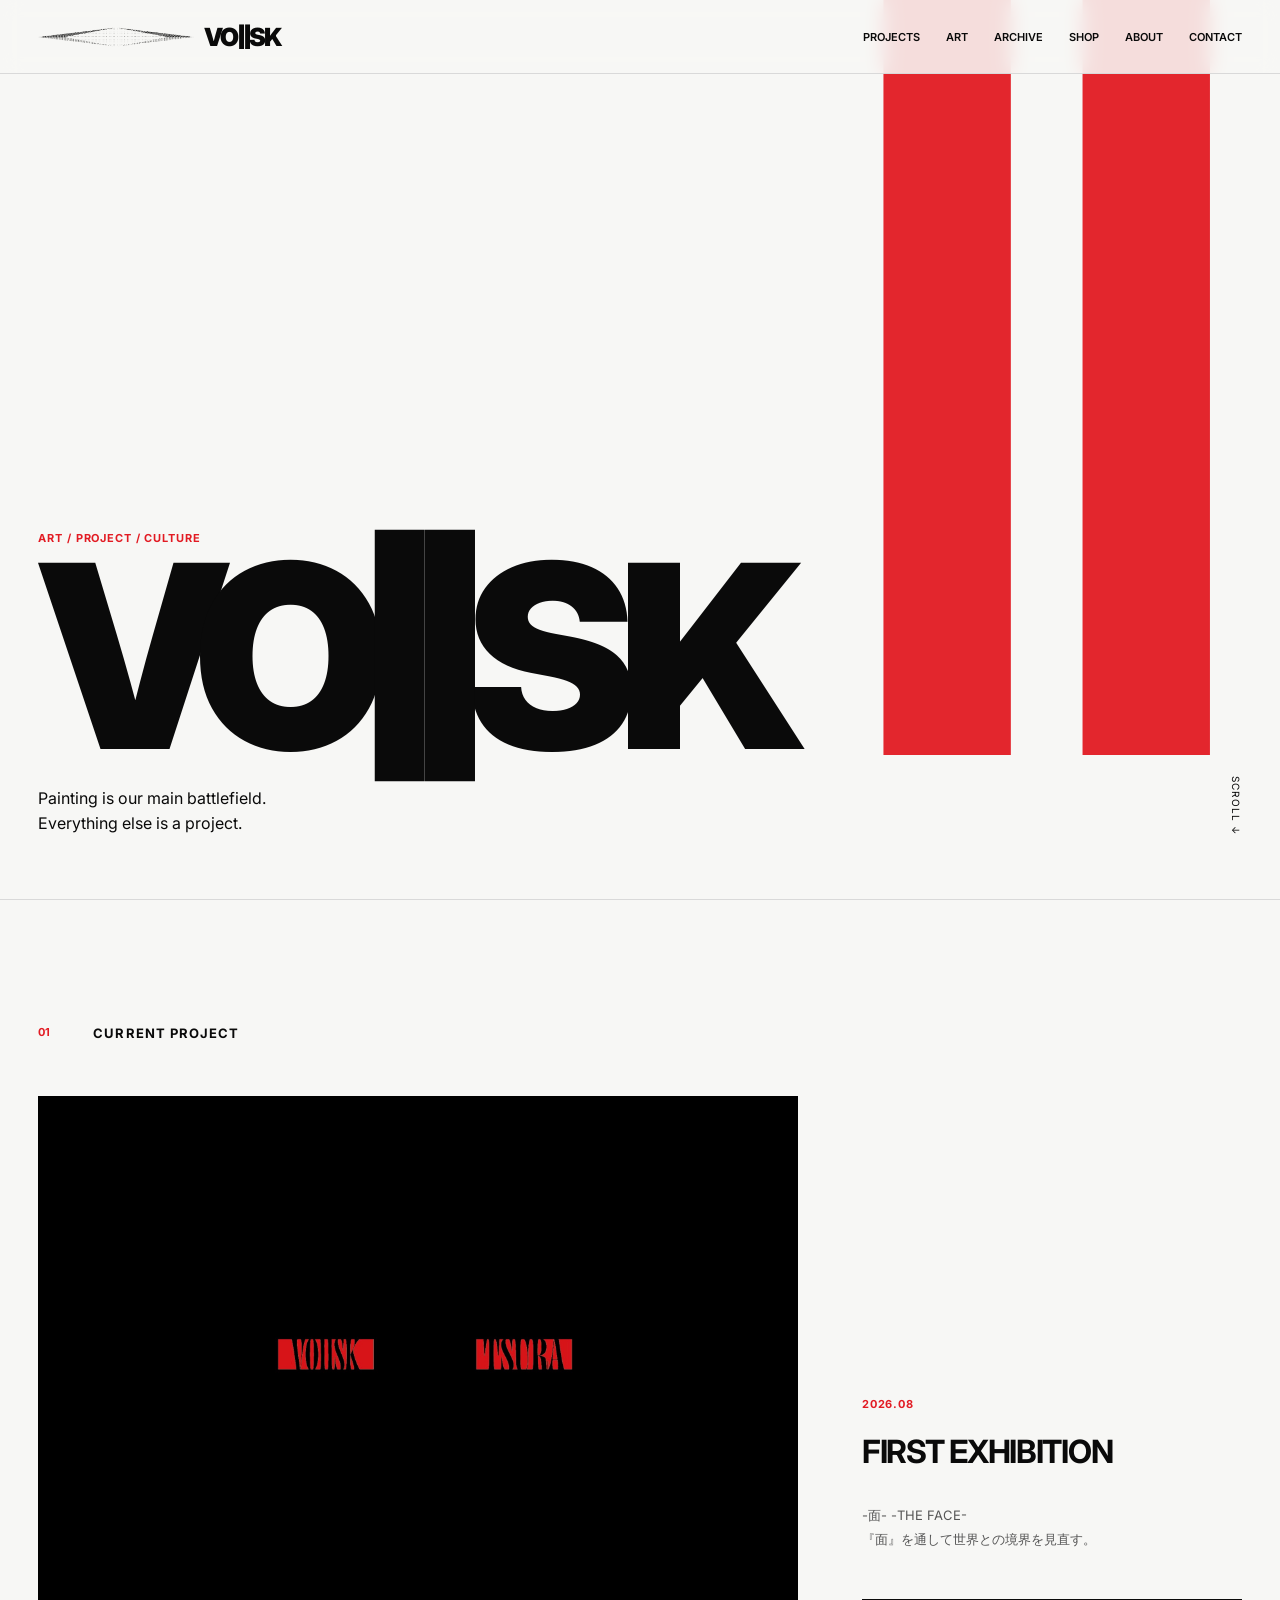
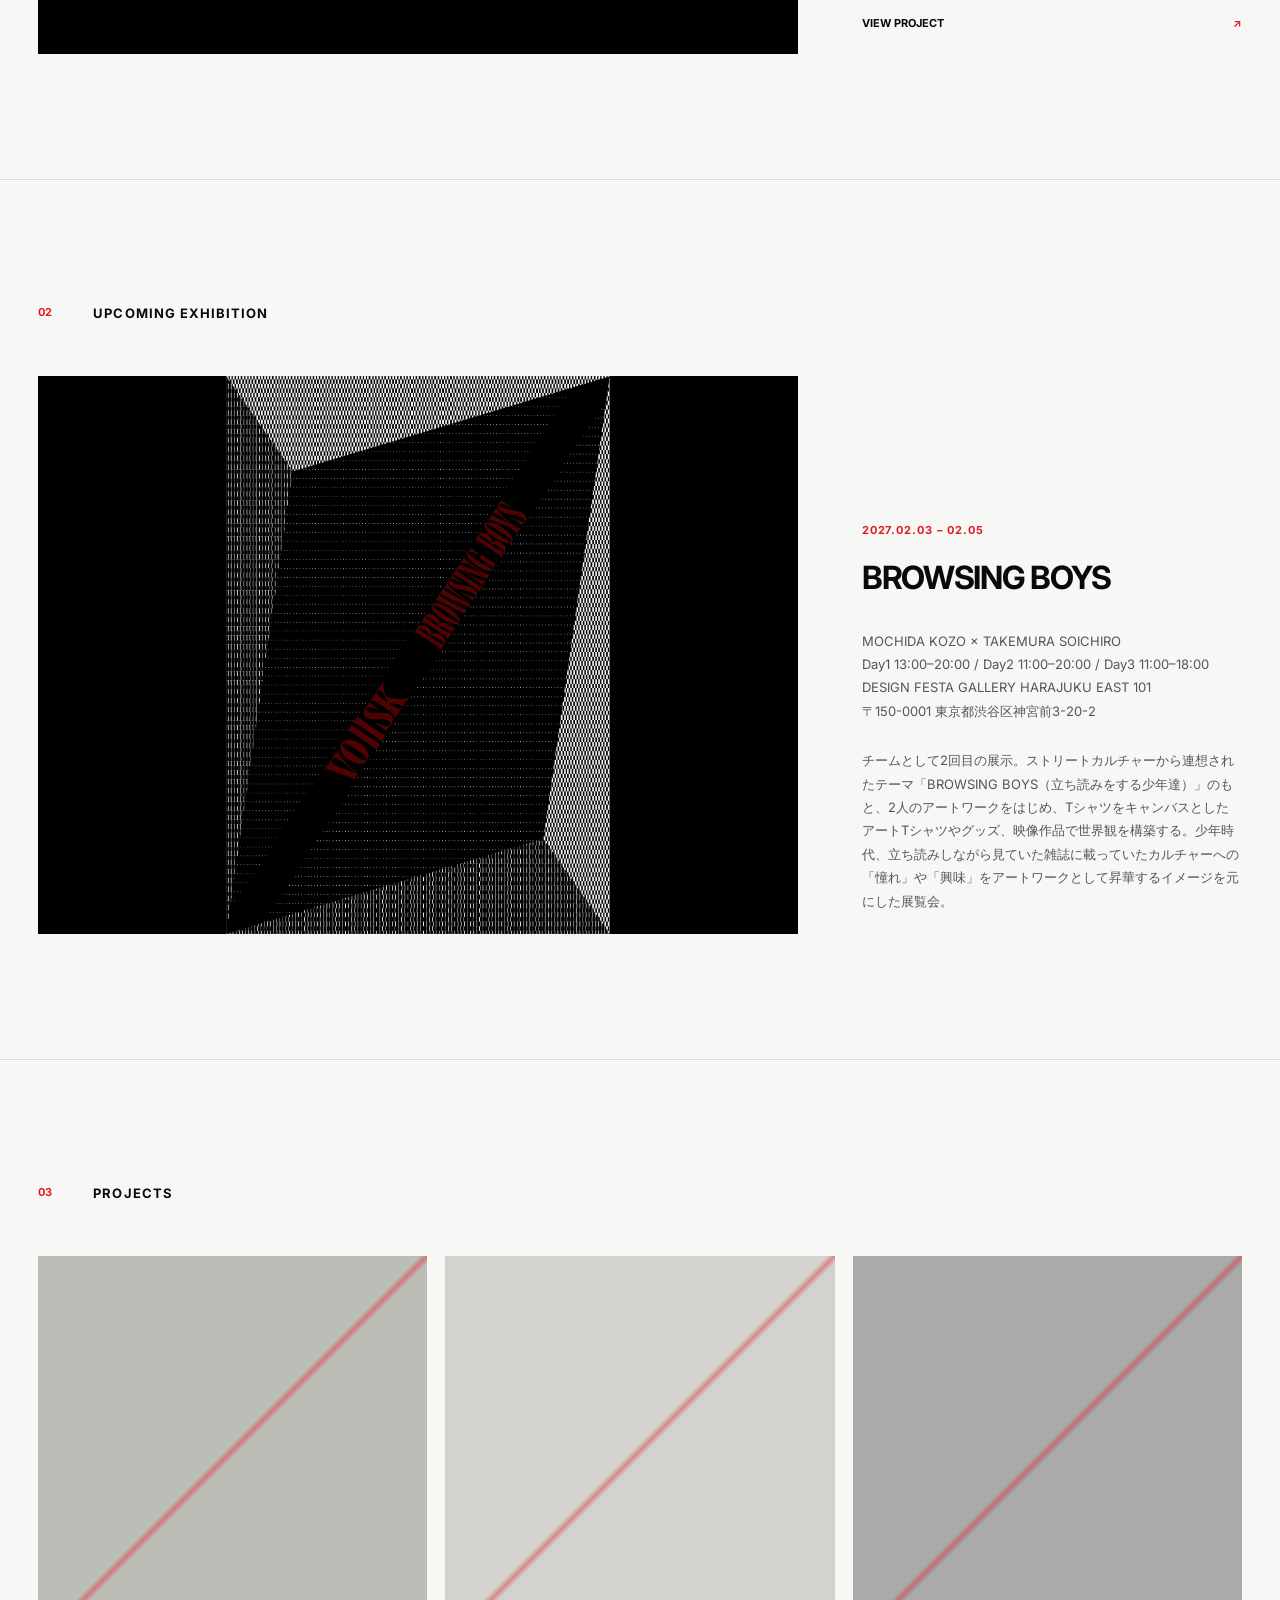
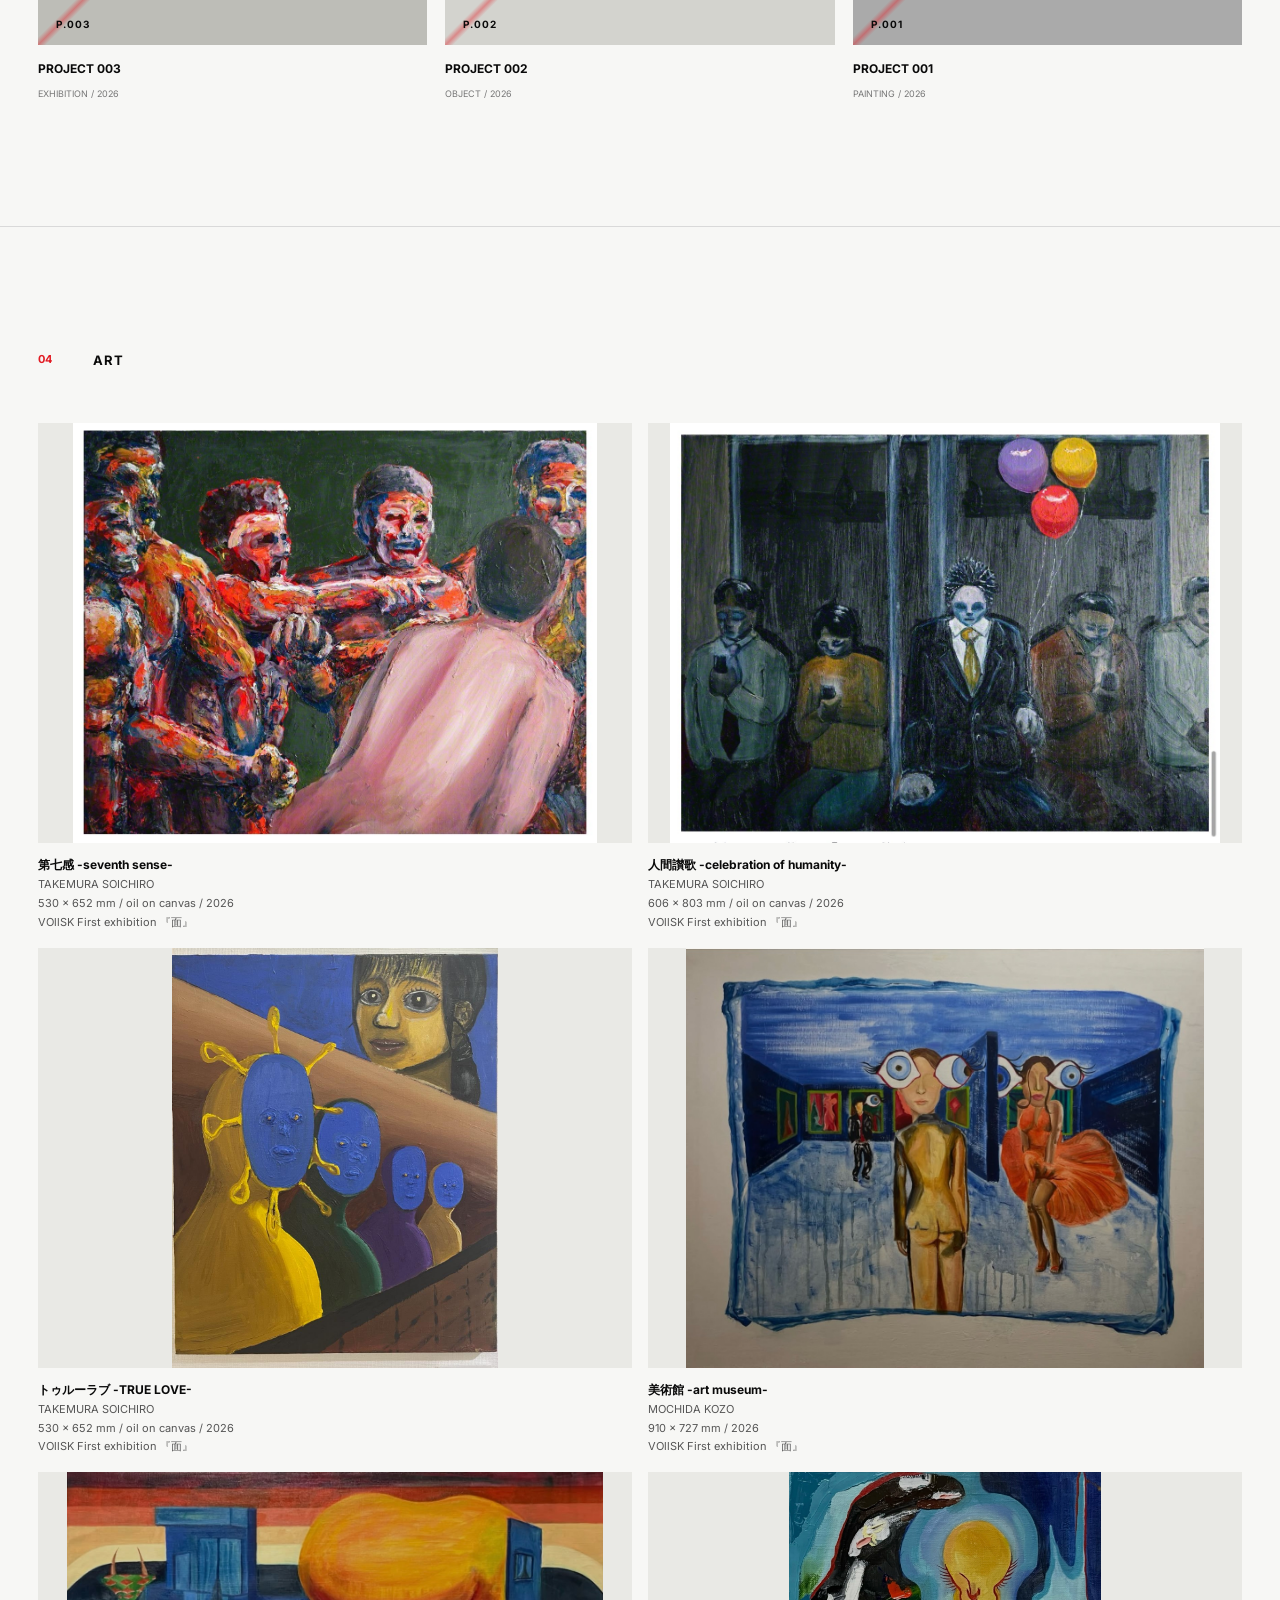
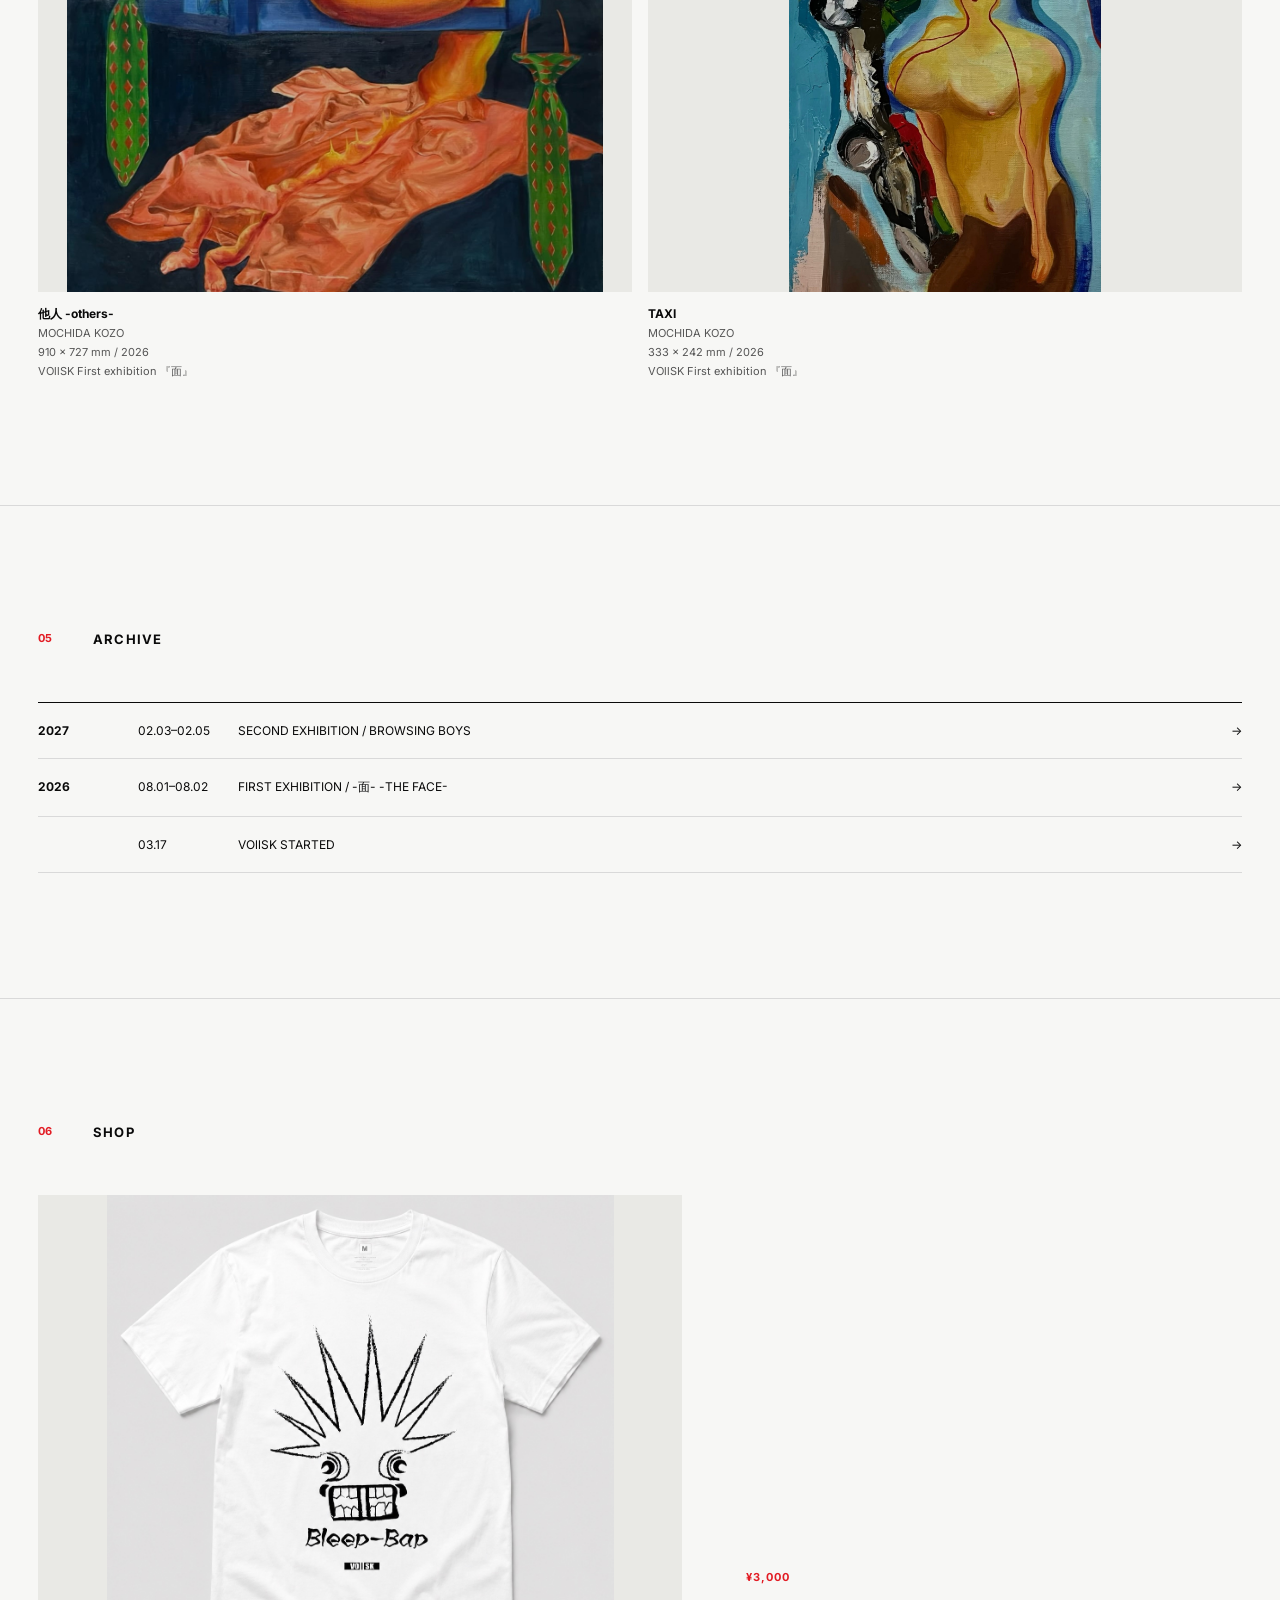
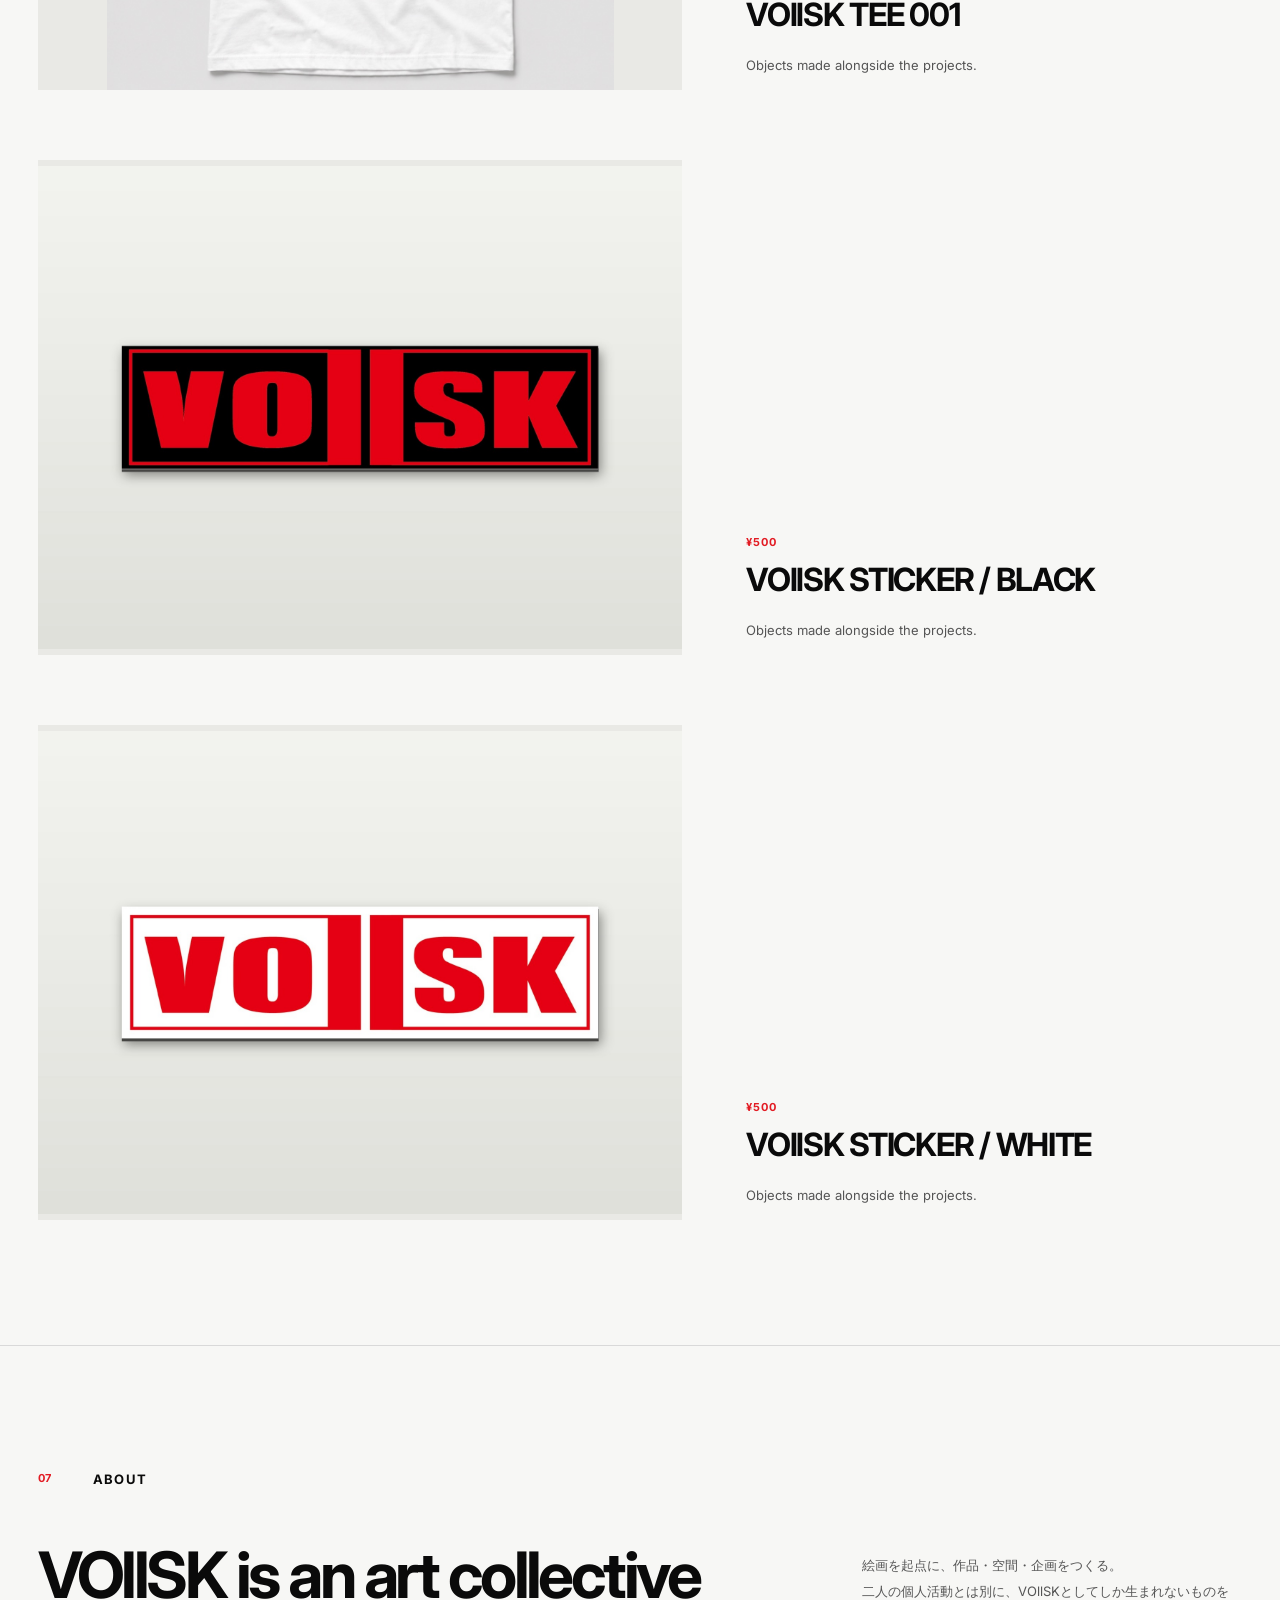
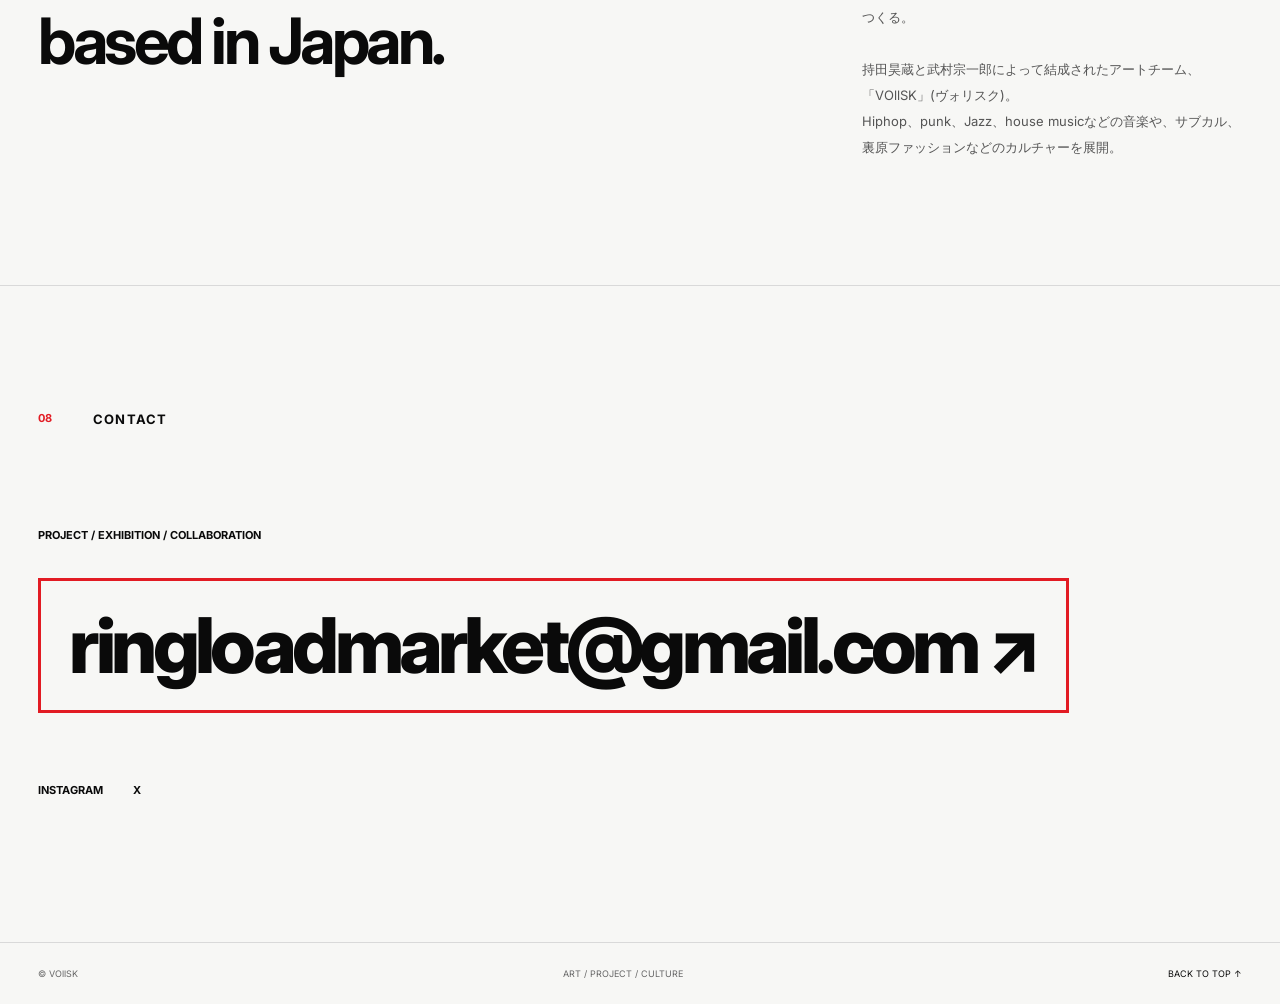
<file: index.html>
<!DOCTYPE html>
<html lang="ja">
<head>
  <meta charset="UTF-8">
  <meta name="viewport" content="width=device-width, initial-scale=1.0">
  <meta name="google-site-verification" content="W0WGFjx8pc9ASuJPbMDe881ysfprwX7BaUErWewoLYw" />
  <title>VOllSK（ヴォリスク）— Art / Project / Culture</title>
  <meta name="description" content="VOllSK（ヴォリスク）は持田昊蔵と武村宗一郎によるアートチーム。絵画を中心に展示・プロジェクトを展開。2027年2月3日〜5日、原宿DESIGN FESTA GALLERY EAST 101にて二人展「BROWSING BOYS」開催。">
  <link rel="canonical" href="https://v-oll-sk.vercel.app/">
  <meta property="og:type" content="website">
  <meta property="og:site_name" content="VOllSK">
  <meta property="og:title" content="VOllSK（ヴォリスク）— Art / Project / Culture">
  <meta property="og:description" content="持田昊蔵と武村宗一郎によるアートチーム。2027.2.3–2.5 二人展「BROWSING BOYS」@ DESIGN FESTA GALLERY HARAJUKU EAST 101">
  <meta property="og:url" content="https://v-oll-sk.vercel.app/">
  <meta property="og:image" content="https://v-oll-sk.vercel.app/assets/browsing-boys-keyvisual.jpg">
  <meta name="twitter:card" content="summary_large_image">
  <meta name="twitter:title" content="VOllSK（ヴォリスク）— Art / Project / Culture">
  <meta name="twitter:description" content="持田昊蔵と武村宗一郎によるアートチーム。2027.2.3–2.5 二人展「BROWSING BOYS」開催。">
  <meta name="twitter:image" content="https://v-oll-sk.vercel.app/assets/browsing-boys-keyvisual.jpg">
  <script type="application/ld+json">
  {
    "@context": "https://schema.org",
    "@graph": [
      {
        "@type": "Organization",
        "name": "VOllSK",
        "alternateName": "ヴォリスク",
        "url": "https://v-oll-sk.vercel.app/",
        "logo": "https://v-oll-sk.vercel.app/assets/logo-wide-white.png",
        "description": "持田昊蔵と武村宗一郎によって結成されたアートチーム。Hiphop、punk、Jazz、house musicなどの音楽や、サブカル、裏原ファッションなどのカルチャーを展開。",
        "member": [
          {"@type": "Person", "name": "持田昊蔵", "alternateName": "MOCHIDA KOZO"},
          {"@type": "Person", "name": "武村宗一郎", "alternateName": "TAKEMURA SOICHIRO"}
        ],
        "sameAs": [
          "https://www.instagram.com/v0llsk",
          "https://x.com/vollskart"
        ]
      },
      {
        "@type": "ExhibitionEvent",
        "name": "BROWSING BOYS",
        "startDate": "2027-02-03T13:00:00+09:00",
        "endDate": "2027-02-05T18:00:00+09:00",
        "location": {
          "@type": "Place",
          "name": "DESIGN FESTA GALLERY HARAJUKU EAST 101",
          "address": "〒150-0001 東京都渋谷区神宮前3-20-2"
        },
        "organizer": {"@type": "Organization", "name": "VOllSK", "url": "https://v-oll-sk.vercel.app/"},
        "url": "https://v-oll-sk.vercel.app/#exhibition"
      }
    ]
  }
  </script>
  <link rel="stylesheet" href="style.css">
</head>
<body>
  <header class="site-header">
    <a class="logo" href="#top"><img class="logo-mark" src="assets/logo-wide-black.png" alt=""><span>VO<span class="ll">ll</span>SK</span></a>
    <nav>
      <a href="#projects">PROJECTS</a>
      <a href="#art">ART</a>
      <a href="#archive">ARCHIVE</a>
      <a href="#shop">SHOP</a>
      <a href="#about">ABOUT</a>
      <a href="#contact">CONTACT</a>
    </nav>
    <button class="menu" aria-label="menu"><span></span><span></span></button>
  </header>

  <div class="mobile-menu" id="mobileMenu">
    <a href="#projects"><span>01</span>CURRENT PROJECT</a>
    <a href="#exhibition"><span>02</span>UPCOMING EXHIBITION</a>
    <a href="#project-list"><span>03</span>PROJECTS</a>
    <a href="#art"><span>04</span>ART</a>
    <a href="#archive"><span>05</span>ARCHIVE</a>
    <a href="#shop"><span>06</span>SHOP</a>
    <a href="#about"><span>07</span>ABOUT</a>
    <a href="#contact"><span>08</span>CONTACT</a>
  </div>

  <main id="top">
    <section class="hero">
      <div class="hero-mark">||</div>
      <div class="hero-copy">
        <p class="eyebrow">ART / PROJECT / CULTURE</p>
        <h1>VO<span class="ll">ll</span>SK</h1>
        <p class="hero-text">Painting is our main battlefield.<br>Everything else is a project.</p>
      </div>
      <div class="scroll">SCROLL ↓</div>
    </section>

    <section class="current section" id="projects">
      <div class="section-head">
        <span>01</span>
        <h2>CURRENT PROJECT</h2>
      </div>
      <article class="feature">
        <a href="face.html"><img class="feature-image-img" src="assets/face-keyvisual.jpg" alt="VOllSK FIRST EXHIBITION -面- THE FACE-"></a>
        <div class="feature-info">
          <p class="red">2026.08</p>
          <h3>FIRST EXHIBITION</h3>
          <p>-面- -THE FACE-<br>『面』を通して世界との境界を見直す。</p>
          <a class="arrow" href="face.html">VIEW PROJECT <span>↗</span></a>
        </div>
      </article>
    </section>

    <section class="current section" id="exhibition">
      <div class="section-head">
        <span>02</span>
        <h2>UPCOMING EXHIBITION</h2>
      </div>
      <article class="feature">
        <img class="feature-flyer" src="assets/browsing-boys-keyvisual.jpg" alt="VOllSK exhibition BROWSING BOYS key visual">
        <div class="feature-info">
          <p class="red">2027.02.03 – 02.05</p>
          <h3>BROWSING BOYS</h3>
          <p>MOCHIDA KOZO × TAKEMURA SOICHIRO<br>
          Day1 13:00–20:00 / Day2 11:00–20:00 / Day3 11:00–18:00<br>
          DESIGN FESTA GALLERY HARAJUKU EAST 101<br>
          〒150-0001 東京都渋谷区神宮前3-20-2</p>
          <p>チームとして2回目の展示。ストリートカルチャーから連想されたテーマ「BROWSING BOYS（立ち読みをする少年達）」のもと、2人のアートワークをはじめ、TシャツをキャンバスとしたアートTシャツやグッズ、映像作品で世界観を構築する。少年時代、立ち読みしながら見ていた雑誌に載っていたカルチャーへの「憧れ」や「興味」をアートワークとして昇華するイメージを元にした展覧会。</p>
        </div>
      </article>
    </section>

    <section class="projects section" id="project-list">
      <div class="section-head">
        <span>03</span>
        <h2>PROJECTS</h2>
      </div>
      <div class="grid">
        <a class="project-card" href="#"><div class="placeholder image-a" data-label="P.003"></div><p>PROJECT 003</p><small>EXHIBITION / 2026</small></a>
        <a class="project-card" href="#"><div class="placeholder image-b" data-label="P.002"></div><p>PROJECT 002</p><small>OBJECT / 2026</small></a>
        <a class="project-card" href="#"><div class="placeholder image-c" data-label="P.001"></div><p>PROJECT 001</p><small>PAINTING / 2026</small></a>
      </div>
    </section>

    <section class="art section" id="art">
      <div class="section-head">
        <span>04</span>
        <h2>ART</h2>
      </div>
      <div class="art-grid">
        <figure class="art-piece"><img src="assets/work-seventh-sense.jpg" alt="第七感 -seventh sense-"><figcaption><b>第七感 -seventh sense-</b><br>TAKEMURA SOICHIRO<br>530 × 652 mm / oil on canvas / 2026<br>VOllSK First exhibition 『面』</figcaption></figure>
        <figure class="art-piece"><img src="assets/work-celebration-of-humanity.jpg" alt="人間讃歌 -celebration of humanity-"><figcaption><b>人間讃歌 -celebration of humanity-</b><br>TAKEMURA SOICHIRO<br>606 × 803 mm / oil on canvas / 2026<br>VOllSK First exhibition 『面』</figcaption></figure>
        <figure class="art-piece"><img src="assets/work-true-love.jpg" alt="トゥルーラブ -TRUE LOVE-"><figcaption><b>トゥルーラブ -TRUE LOVE-</b><br>TAKEMURA SOICHIRO<br>530 × 652 mm / oil on canvas / 2026<br>VOllSK First exhibition 『面』</figcaption></figure>
        <figure class="art-piece"><img src="assets/work-art-museum.jpg" alt="美術館 -art museum-"><figcaption><b>美術館 -art museum-</b><br>MOCHIDA KOZO<br>910 × 727 mm / 2026<br>VOllSK First exhibition 『面』</figcaption></figure>
        <figure class="art-piece"><img src="assets/work-others.jpg" alt="他人 -others-"><figcaption><b>他人 -others-</b><br>MOCHIDA KOZO<br>910 × 727 mm / 2026<br>VOllSK First exhibition 『面』</figcaption></figure>
        <figure class="art-piece"><img src="assets/work-taxi.jpg" alt="TAXI"><figcaption><b>TAXI</b><br>MOCHIDA KOZO<br>333 × 242 mm / 2026<br>VOllSK First exhibition 『面』</figcaption></figure>
      </div>
    </section>

    <section class="archive section" id="archive">
      <div class="section-head">
        <span>05</span>
        <h2>ARCHIVE</h2>
      </div>
      <div class="archive-list">
        <a href="#exhibition"><b>2027</b><span>02.03–02.05</span><span>SECOND EXHIBITION / BROWSING BOYS</span><em>→</em></a>
        <a href="face.html"><b>2026</b><span>08.01–08.02</span><span>FIRST EXHIBITION / -面- -THE FACE-</span><em>→</em></a>
        <a href="#"><b></b><span>03.17</span><span>VOllSK STARTED</span><em>→</em></a>
      </div>
    </section>

    <section class="shop section" id="shop">
      <div class="section-head">
        <span>06</span>
        <h2>SHOP</h2>
      </div>
      <div class="shop-item">
        <img class="shop-img" src="assets/tee-bleep-bap.jpg" alt="VOllSK TEE 001 - Bleep-Bap">
        <div><p class="red">¥3,000</p><h3>VOllSK TEE 001</h3><p>Objects made alongside the projects.</p></div>
      </div>
      <div class="shop-item">
        <img class="shop-img" src="assets/sticker-black.jpg" alt="VOllSK STICKER BLACK">
        <div><p class="red">¥500</p><h3>VOllSK STICKER / BLACK</h3><p>Objects made alongside the projects.</p></div>
      </div>
      <div class="shop-item">
        <img class="shop-img" src="assets/sticker-white.jpg" alt="VOllSK STICKER WHITE">
        <div><p class="red">¥500</p><h3>VOllSK STICKER / WHITE</h3><p>Objects made alongside the projects.</p></div>
      </div>
    </section>

    <section class="about section" id="about">
      <div class="section-head">
        <span>07</span>
        <h2>ABOUT</h2>
      </div>
      <div class="about-copy">
        <p class="big">VOllSK is an art collective<br>based in Japan.</p>
        <p>絵画を起点に、作品・空間・企画をつくる。<br>
        二人の個人活動とは別に、VOllSKとしてしか生まれないものをつくる。<br><br>
        持田昊蔵と武村宗一郎によって結成されたアートチーム、「VOllSK」(ヴォリスク)。<br>
        Hiphop、punk、Jazz、house musicなどの音楽や、サブカル、裏原ファッションなどのカルチャーを展開。</p>
      </div>
    </section>

    <section class="contact section" id="contact">
      <div class="section-head">
        <span>08</span>
        <h2>CONTACT</h2>
      </div>
      <div class="contact-body">
        <p>PROJECT / EXHIBITION / COLLABORATION</p>
        <a class="contact-link" href="mailto:ringloadmarket@gmail.com">ringloadmarket@gmail.com ↗</a>
        <div class="social"><a href="https://www.instagram.com/v0llsk" target="_blank" rel="noopener">INSTAGRAM</a><a href="https://x.com/vollskart" target="_blank" rel="noopener">X</a></div>
      </div>
    </section>
  </main>

  <footer>
    <span>© VOllSK</span>
    <span>ART / PROJECT / CULTURE</span>
    <a href="#top">BACK TO TOP ↑</a>
  </footer>
  <script src="script.js"></script>
</body>
</html>
</file>
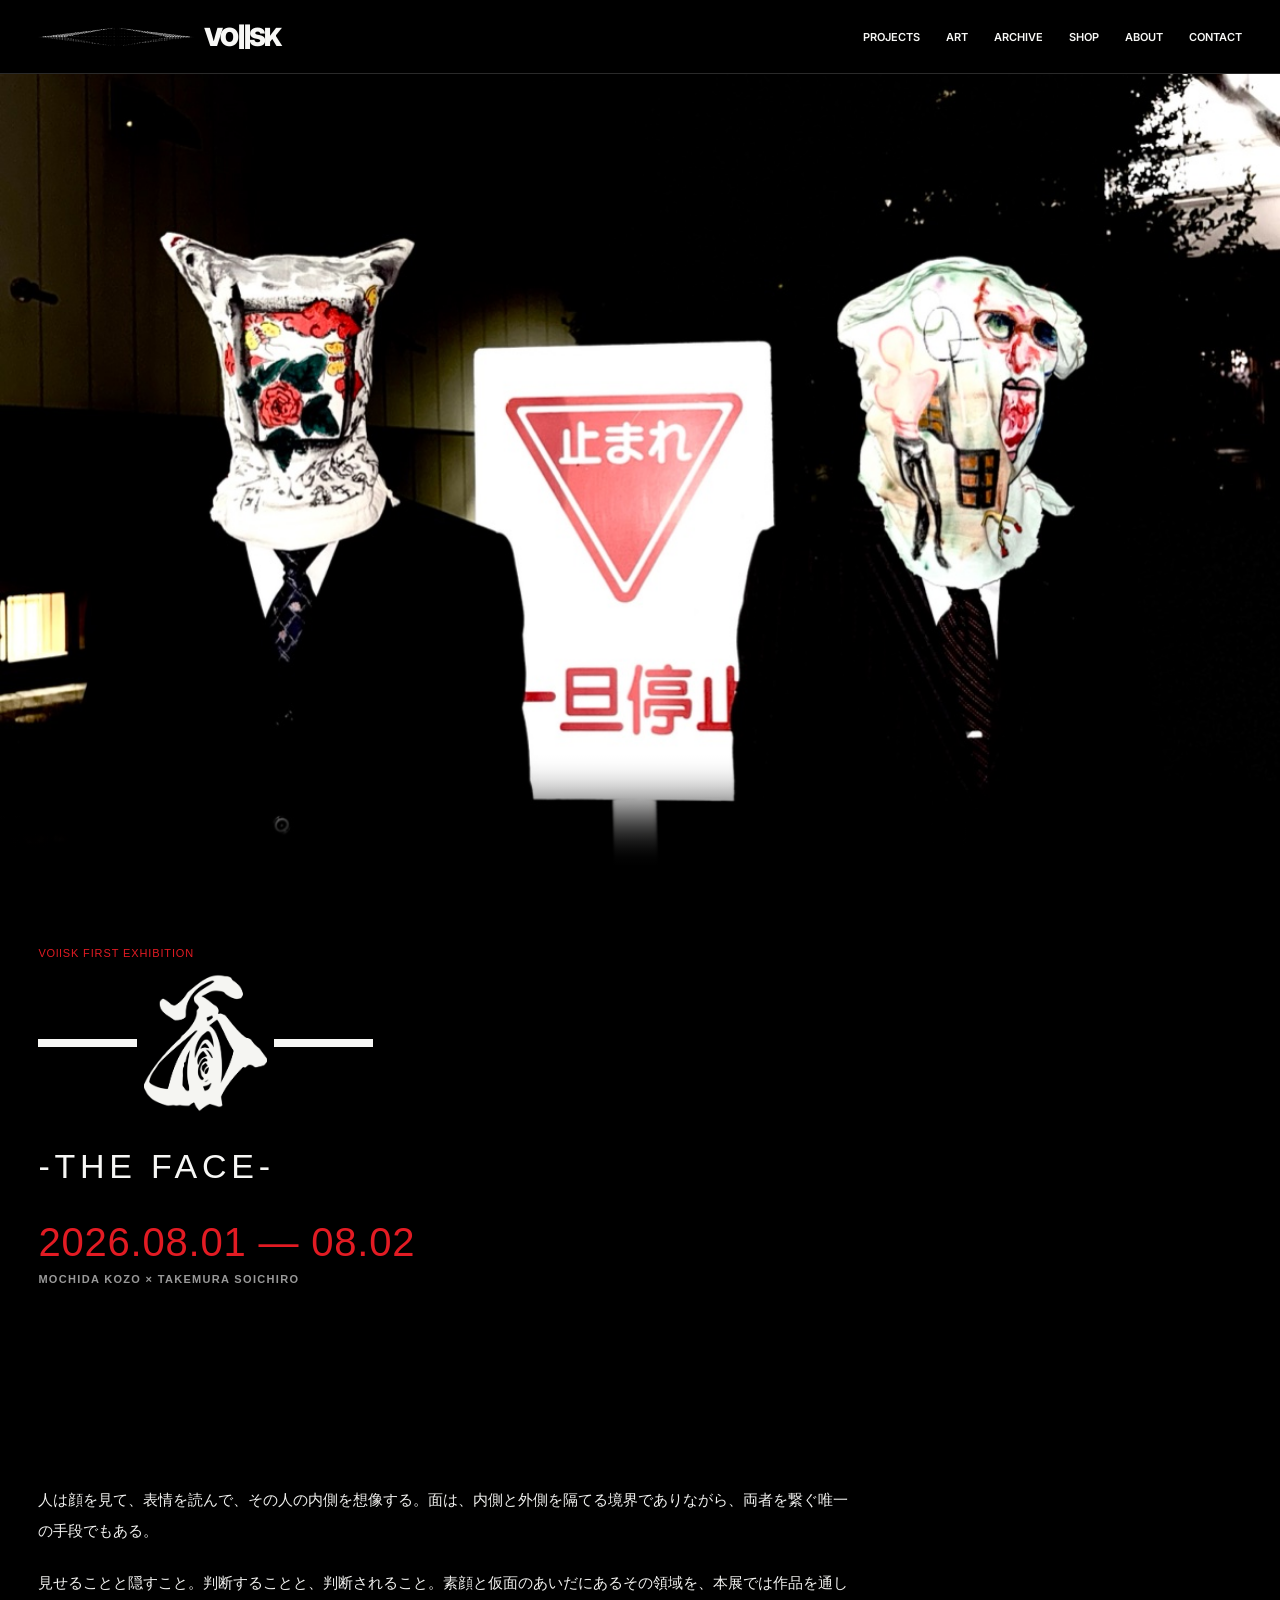
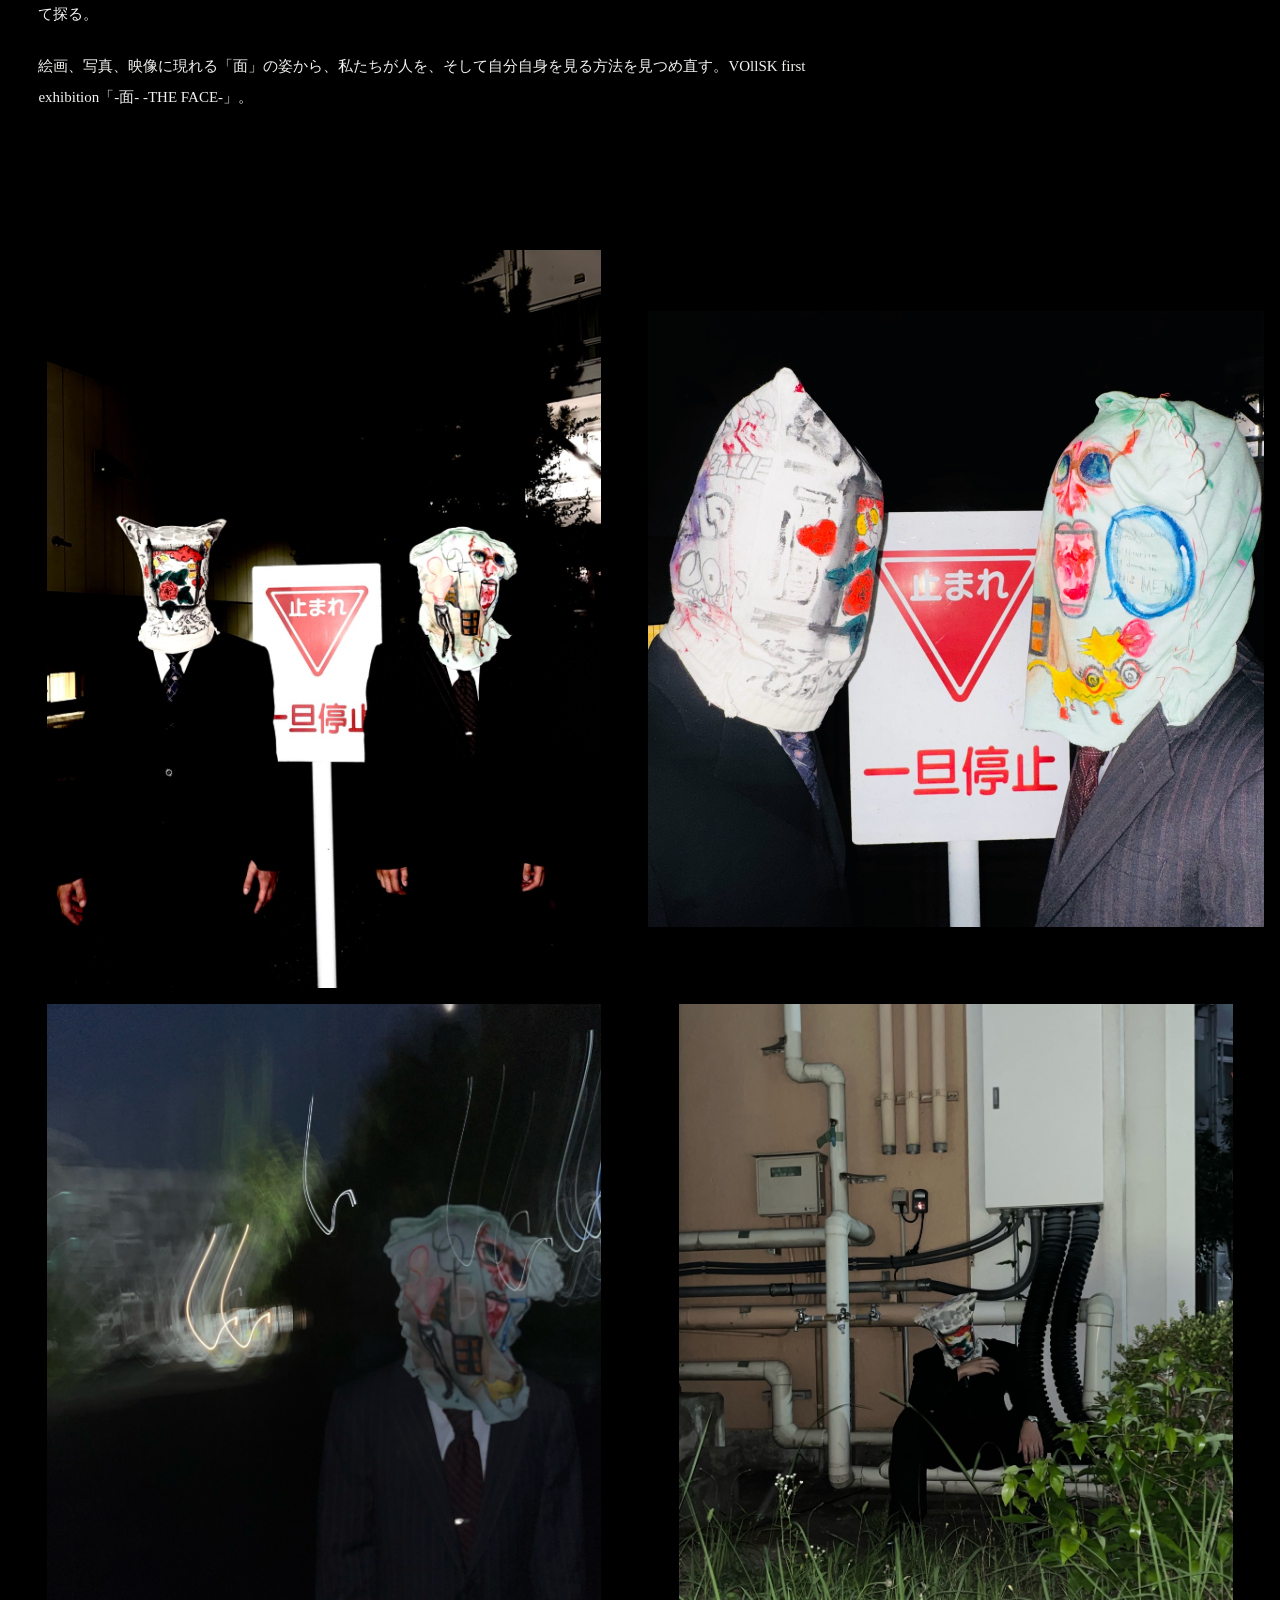
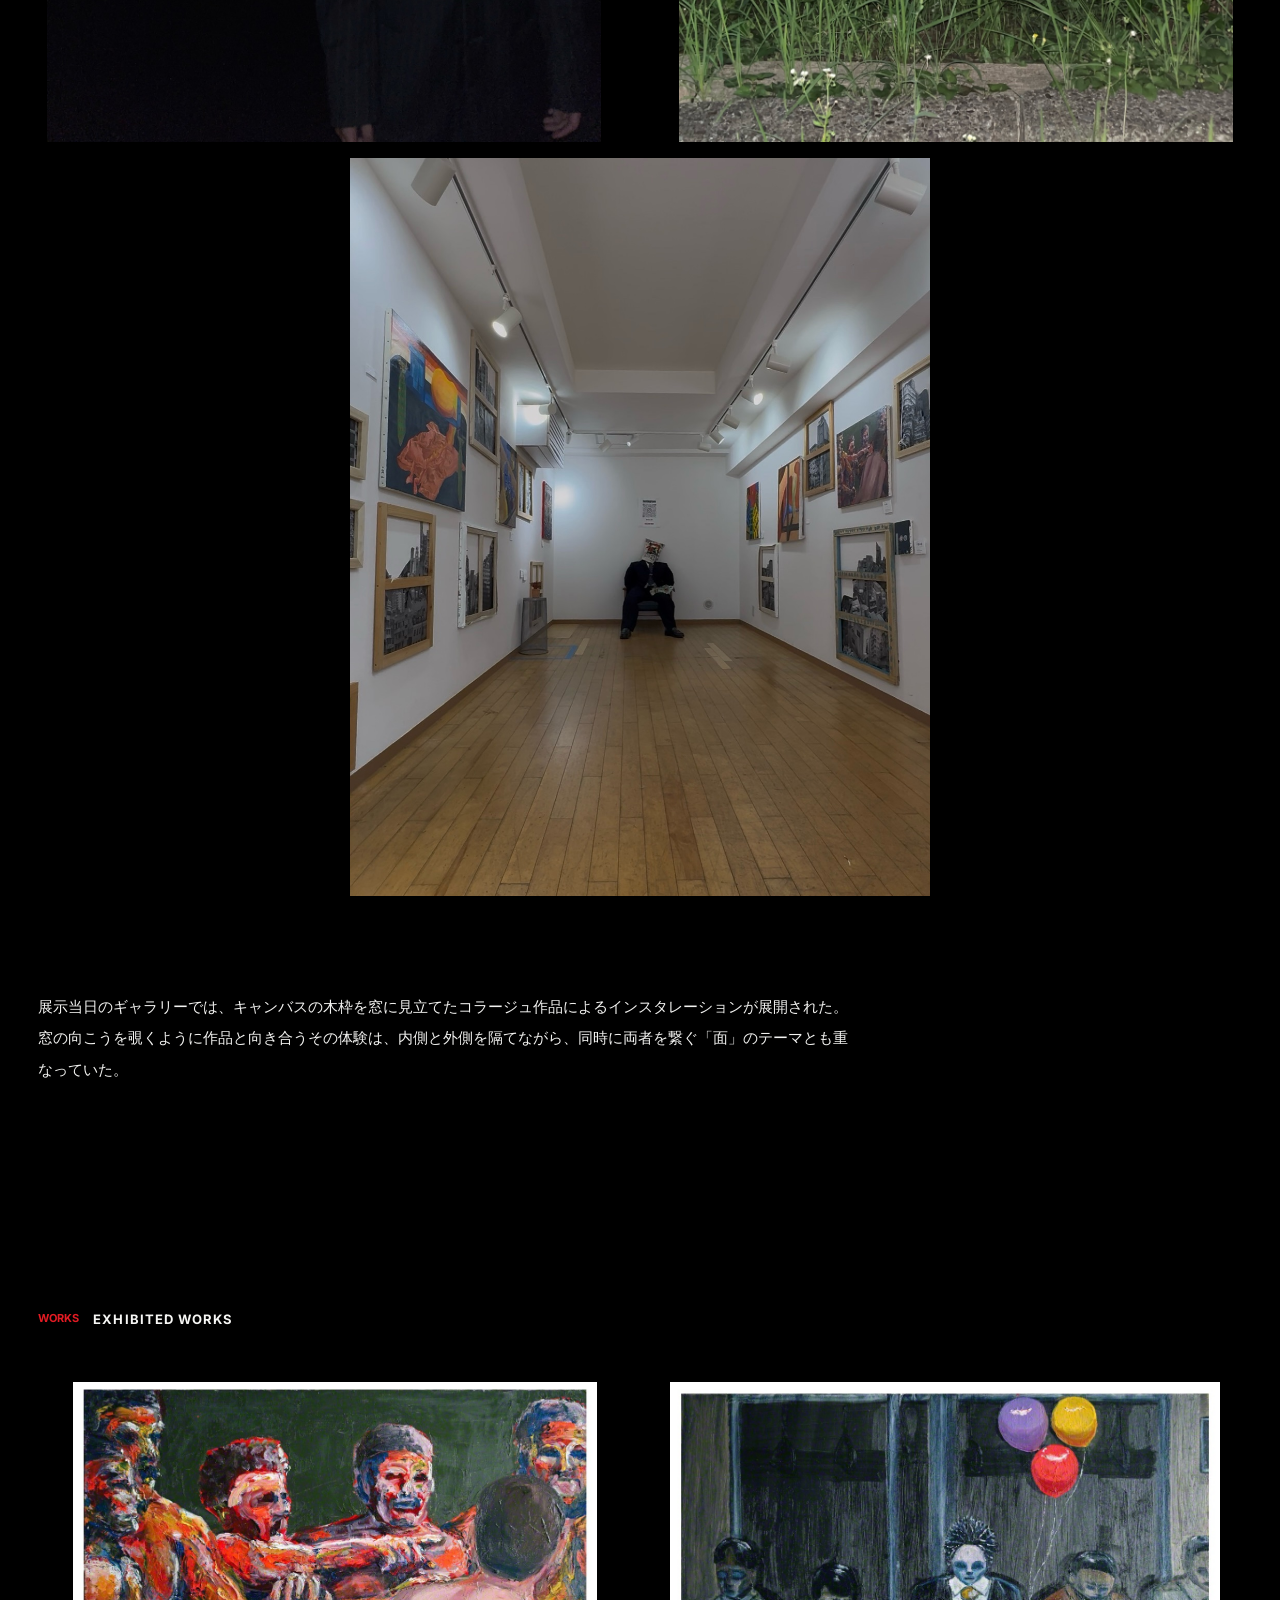
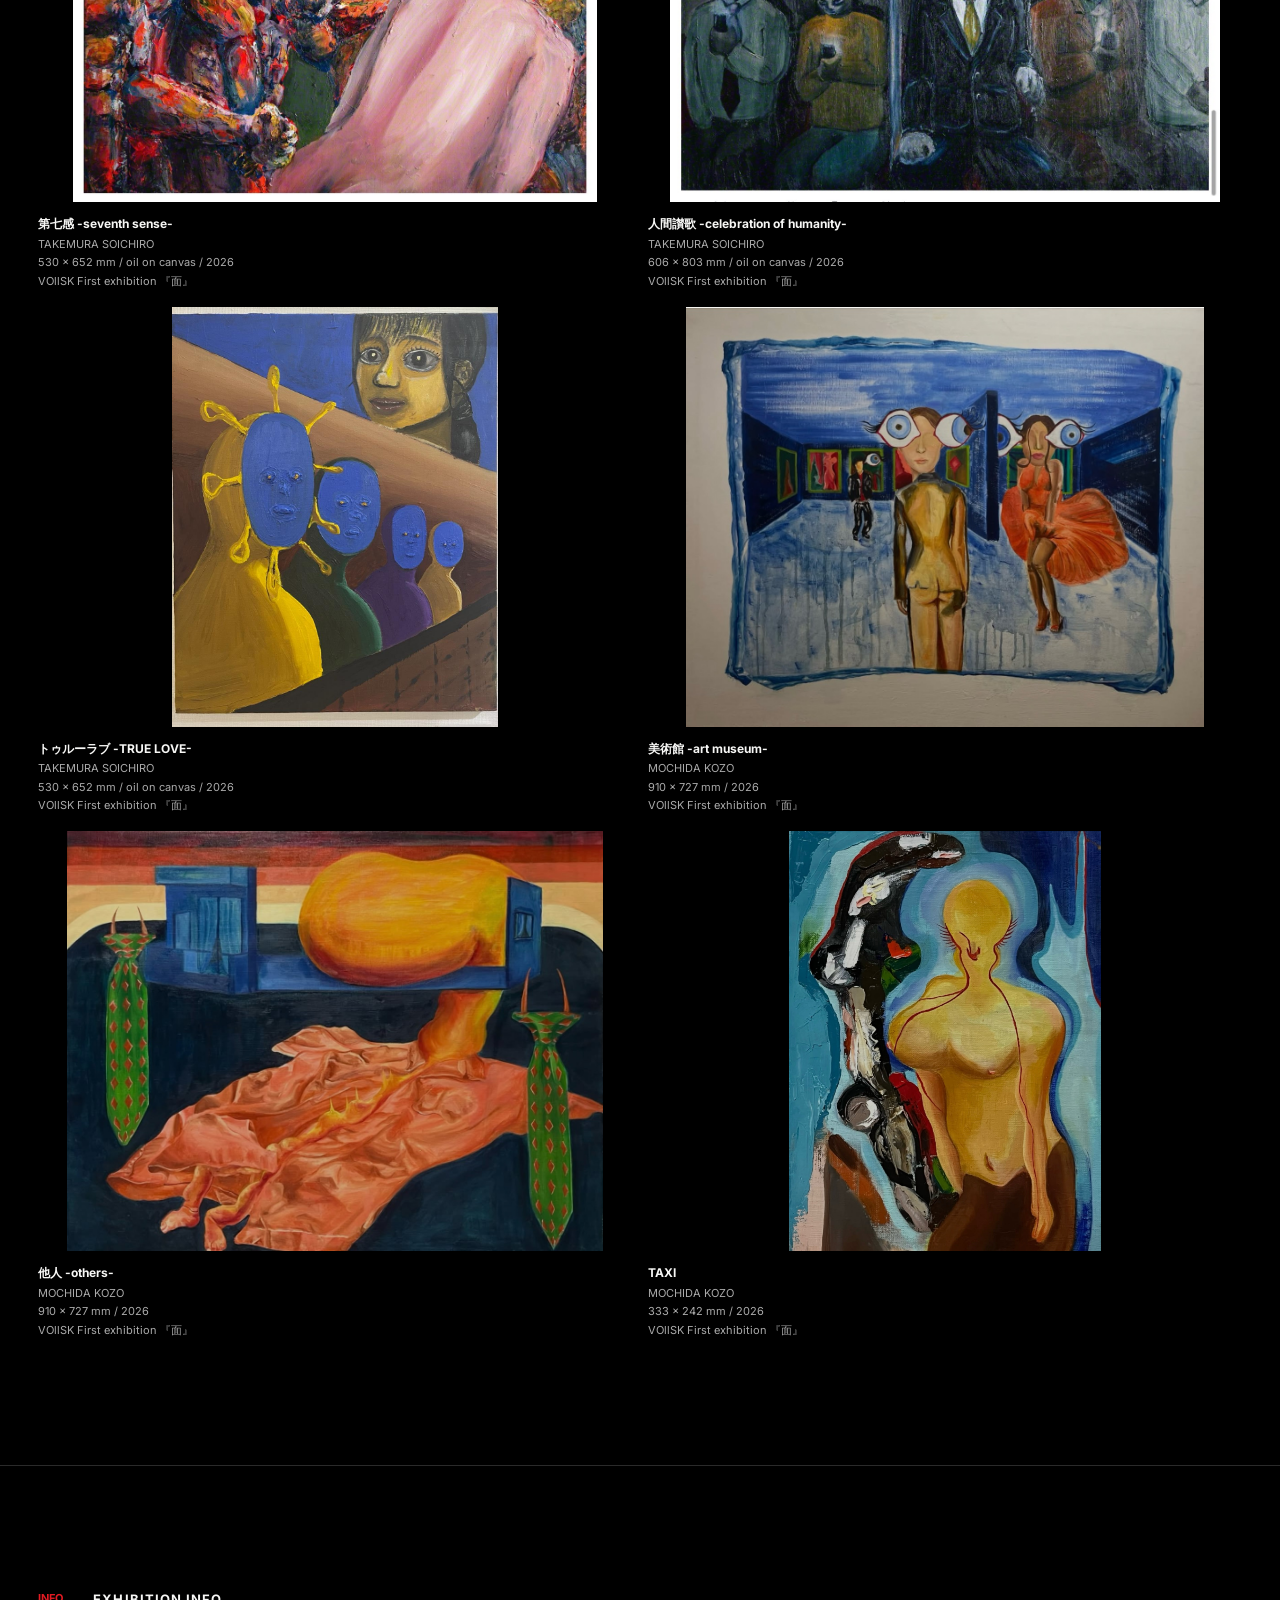
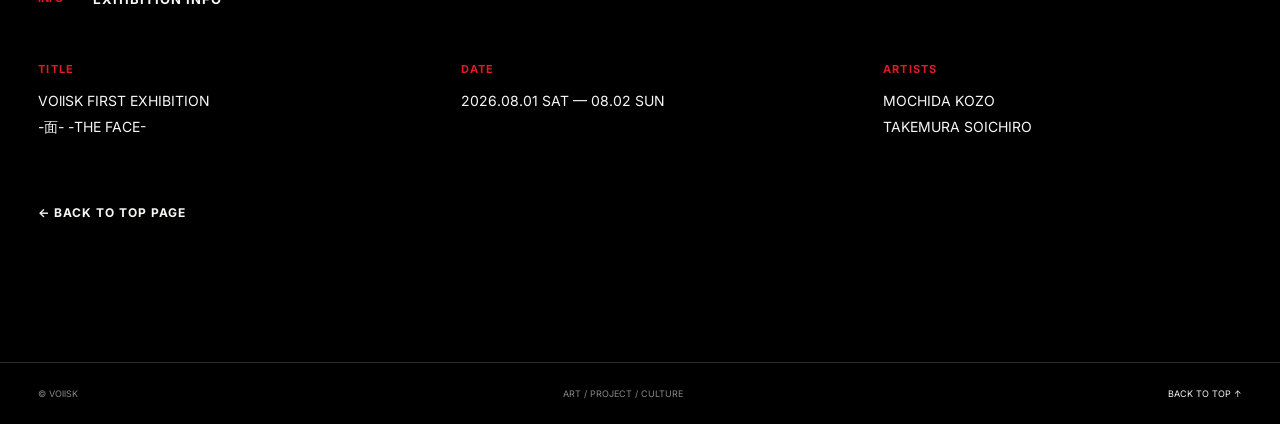
<file: face.html>
<!DOCTYPE html>
<html lang="ja">
<head>
  <meta charset="UTF-8">
  <meta name="viewport" content="width=device-width, initial-scale=1.0">
  <title>VOllSK FIRST EXHIBITION -面- -THE FACE- | VOllSK（ヴォリスク）</title>
  <meta name="description" content="VOllSK（ヴォリスク）第一回展示「-面- -THE FACE-」。2026年8月1日〜2日開催。人間は面で初めてその人を判断できる。面は内側と外側を繋ぐ手段である。">
  <link rel="canonical" href="https://v-oll-sk.vercel.app/face.html">
  <meta property="og:type" content="website">
  <meta property="og:site_name" content="VOllSK">
  <meta property="og:title" content="VOllSK FIRST EXHIBITION -面- -THE FACE-">
  <meta property="og:description" content="VOllSK第一回展示「-面- -THE FACE-」2026.08.01–08.02">
  <meta property="og:url" content="https://v-oll-sk.vercel.app/face.html">
  <meta property="og:image" content="https://v-oll-sk.vercel.app/assets/face-photo-1.jpg">
  <meta name="twitter:card" content="summary_large_image">
  <meta name="twitter:title" content="VOllSK FIRST EXHIBITION -面- -THE FACE-">
  <meta name="twitter:description" content="VOllSK第一回展示「-面- -THE FACE-」2026.08.01–08.02">
  <meta name="twitter:image" content="https://v-oll-sk.vercel.app/assets/face-photo-1.jpg">
  <link rel="stylesheet" href="style.css">
  <style>
    .face-hero{background:#000;color:#f7f7f5;padding-top:74px}
    .face-hero video{width:100%;height:auto;max-height:88vh;object-fit:cover;display:block;background:#000}
    .face-title{padding:70px 3vw 60px;background:#000;color:#f7f7f5}
    .face-title .big{font-size:clamp(72px,14vw,190px);line-height:.9;font-weight:900;letter-spacing:-.04em;margin:14px 0 10px}
    .face-title .sub{font-size:clamp(18px,3.4vw,34px);font-weight:800;letter-spacing:.14em}
    .face-title .dates{margin-top:26px;font-size:clamp(20px,4vw,40px);font-weight:900;color:var(--red);letter-spacing:.02em}
    .face-title .dates small{display:block;margin-top:8px;font-size:11px;font-weight:700;letter-spacing:.12em;color:#999}
    body{background:#000;color:#f7f7f5}
    .site-header{background:rgba(0,0,0,.88);border-bottom-color:#2a2a2a}
    .mobile-menu{background:rgba(0,0,0,.97)}
    .mobile-menu a{border-bottom-color:#2a2a2a}
    .section{border-bottom-color:#2a2a2a}
    .art-piece img{background:#000}
    .art-piece figcaption{color:#aaa}
    .art-piece figcaption b{color:#f7f7f5}
    footer{color:#888}
    footer a{color:#f7f7f5}
    .face-statement{padding:100px 3vw;background:#000}
    .face-title .big{font-family:Impact,Haettenschweiler,'Arial Narrow Bold',sans-serif;font-weight:400;display:flex;align-items:center;gap:.04em}
    .face-title .big .men-img{height:.78em;width:auto;display:block}
    .face-title .big .bar{width:.55em;height:.045em;background:#f7f7f5;flex:none}
    .face-title .eyebrow,.face-title .sub,.face-title .dates{font-family:Impact,Haettenschweiler,'Arial Narrow Bold',sans-serif;font-weight:400}
    .face-statement p{font-family:'Hiragino Mincho ProN','Hiragino Mincho Pro','YuMincho','Yu Mincho',serif}
    .face-statement p{font-size:15px;line-height:2.1;max-width:820px;margin:0 0 20px;color:#f2f2f0}
    .face-gallery{background:#000;padding:16px;display:grid;grid-template-columns:1fr 1fr;gap:16px}
    .face-gallery figure{margin:0;background:#000}
    .face-gallery img,.face-gallery video{width:100%;height:82vh;object-fit:contain;display:block;background:#000}
    .face-gallery .wide{grid-column:1/-1}
    .face-gallery .wide video{height:88vh}
    .face-info{display:grid;grid-template-columns:repeat(3,1fr);gap:5vw}
    .face-info h4{font-size:11px;letter-spacing:.1em;color:var(--red);margin:0 0 12px}
    .face-info p{font-size:14px;line-height:1.9;margin:0}
    .back-link{display:inline-flex;align-items:center;gap:10px;font-size:12px;font-weight:700;letter-spacing:.08em}
    .back-link:hover{color:var(--red)}
    @media (max-width:760px){
      .face-gallery{grid-template-columns:1fr;padding:10px;gap:10px}
      .face-gallery img,.face-gallery video{height:64vh}
      .face-gallery .wide video{height:70vh}
      .face-info{grid-template-columns:1fr;gap:30px}
      .face-statement{padding:70px 5vw}
      .face-title{padding:50px 5vw 44px}
      .menu span{background:#f7f7f5}
    }
  </style>
</head>
<body id="top">
  <header class="site-header">
    <a class="logo" href="index.html"><img class="logo-mark" src="assets/logo-wide-white.png" alt=""><span>VO<span class="ll">ll</span>SK</span></a>
    <nav>
      <a href="index.html#projects">PROJECTS</a>
      <a href="index.html#art">ART</a>
      <a href="index.html#archive">ARCHIVE</a>
      <a href="index.html#shop">SHOP</a>
      <a href="index.html#about">ABOUT</a>
      <a href="index.html#contact">CONTACT</a>
    </nav>
    <button class="menu" aria-label="menu"><span></span><span></span></button>
  </header>

  <div class="mobile-menu" id="mobileMenu">
    <a href="index.html#projects"><span>01</span>CURRENT PROJECT</a>
    <a href="index.html#exhibition"><span>02</span>UPCOMING EXHIBITION</a>
    <a href="index.html#project-list"><span>03</span>PROJECTS</a>
    <a href="index.html#art"><span>04</span>ART</a>
    <a href="index.html#archive"><span>05</span>ARCHIVE</a>
    <a href="index.html#shop"><span>06</span>SHOP</a>
    <a href="index.html#about"><span>07</span>ABOUT</a>
    <a href="index.html#contact"><span>08</span>CONTACT</a>
  </div>

  <main>
    <section class="face-hero">
      <video src="assets/face-main.mp4" poster="assets/face-photo-1.jpg" autoplay muted loop playsinline controls></video>
    </section>

    <section class="face-title">
      <p class="eyebrow">VOllSK FIRST EXHIBITION</p>
      <h1 class="big"><span class="bar"></span><img class="men-img" src="assets/men-kaiji.png" alt="面"><span class="bar"></span></h1>
      <p class="sub">-THE FACE-</p>
      <p class="dates">2026.08.01 — 08.02<small>MOCHIDA KOZO × TAKEMURA SOICHIRO</small></p>
    </section>

    <section class="face-statement">
      <p>人は顔を見て、表情を読んで、その人の内側を想像する。面は、内側と外側を隔てる境界でありながら、両者を繋ぐ唯一の手段でもある。</p>
      <p>見せることと隠すこと。判断することと、判断されること。素顔と仮面のあいだにあるその領域を、本展では作品を通して探る。</p>
      <p>絵画、写真、映像に現れる「面」の姿から、私たちが人を、そして自分自身を見る方法を見つめ直す。VOllSK first exhibition「-面- -THE FACE-」。</p>
    </section>

    <section class="face-gallery">
      <figure><img src="assets/face-photo-1.jpg" alt="面を被った二人の人物と「止まれ」の標識"></figure>
      <figure><img src="assets/face-photo-2.jpg" alt="面のクローズアップと「一旦停止」の標識"></figure>
      <figure><img src="assets/face-photo-3.jpg" alt="夜の光の軌跡と面を被った人物"></figure>
      <figure><img src="assets/face-photo-4.jpg" alt="配管の前に座る面を被った人物"></figure>
      <figure class="wide"><img src="assets/face-photo-5.jpg" alt="展示会場の様子。壁に作品が並び、中央に面を被った人物が座る"></figure>
    </section>

    <section class="face-statement" style="padding-top:80px;padding-bottom:80px">
      <p>展示当日のギャラリーでは、キャンバスの木枠を窓に見立てたコラージュ作品によるインスタレーションが展開された。窓の向こうを覗くように作品と向き合うその体験は、内側と外側を隔てながら、同時に両者を繋ぐ「面」のテーマとも重なっていた。</p>
    </section>

    <section class="section">
      <div class="section-head">
        <span>WORKS</span>
        <h2>EXHIBITED WORKS</h2>
      </div>
      <div class="art-grid">
        <figure class="art-piece"><img src="assets/work-seventh-sense.jpg" alt="第七感 -seventh sense-"><figcaption><b>第七感 -seventh sense-</b><br>TAKEMURA SOICHIRO<br>530 × 652 mm / oil on canvas / 2026<br>VOllSK First exhibition 『面』</figcaption></figure>
        <figure class="art-piece"><img src="assets/work-celebration-of-humanity.jpg" alt="人間讃歌 -celebration of humanity-"><figcaption><b>人間讃歌 -celebration of humanity-</b><br>TAKEMURA SOICHIRO<br>606 × 803 mm / oil on canvas / 2026<br>VOllSK First exhibition 『面』</figcaption></figure>
        <figure class="art-piece"><img src="assets/work-true-love.jpg" alt="トゥルーラブ -TRUE LOVE-"><figcaption><b>トゥルーラブ -TRUE LOVE-</b><br>TAKEMURA SOICHIRO<br>530 × 652 mm / oil on canvas / 2026<br>VOllSK First exhibition 『面』</figcaption></figure>
        <figure class="art-piece"><img src="assets/work-art-museum.jpg" alt="美術館 -art museum-"><figcaption><b>美術館 -art museum-</b><br>MOCHIDA KOZO<br>910 × 727 mm / 2026<br>VOllSK First exhibition 『面』</figcaption></figure>
        <figure class="art-piece"><img src="assets/work-others.jpg" alt="他人 -others-"><figcaption><b>他人 -others-</b><br>MOCHIDA KOZO<br>910 × 727 mm / 2026<br>VOllSK First exhibition 『面』</figcaption></figure>
        <figure class="art-piece"><img src="assets/work-taxi.jpg" alt="TAXI"><figcaption><b>TAXI</b><br>MOCHIDA KOZO<br>333 × 242 mm / 2026<br>VOllSK First exhibition 『面』</figcaption></figure>
      </div>
    </section>

    <section class="section">
      <div class="section-head">
        <span>INFO</span>
        <h2>EXHIBITION INFO</h2>
      </div>
      <div class="face-info">
        <div>
          <h4>TITLE</h4>
          <p>VOllSK FIRST EXHIBITION<br>-面- -THE FACE-</p>
        </div>
        <div>
          <h4>DATE</h4>
          <p>2026.08.01 SAT — 08.02 SUN</p>
        </div>
        <div>
          <h4>ARTISTS</h4>
          <p>MOCHIDA KOZO<br>TAKEMURA SOICHIRO</p>
        </div>
      </div>
      <p style="margin-top:60px"><a class="back-link" href="index.html#projects">← BACK TO TOP PAGE</a></p>
    </section>
  </main>

  <footer>
    <span>© VOllSK</span>
    <span>ART / PROJECT / CULTURE</span>
    <a href="#top">BACK TO TOP ↑</a>
  </footer>
  <script src="script.js"></script>
</body>
</html>
</file>
<file: style.css>
@import url('https://fonts.googleapis.com/css2?family=Inter:wght@400;500;600;700;800;900&display=swap');

:root{--red:#e21b23;--black:#0a0a0a;--line:#d9d9d9;--gray:#777}
*{box-sizing:border-box}
html{scroll-behavior:smooth}
body{margin:0;background:#f7f7f5;color:var(--black);font-family:Inter,Arial,sans-serif}
a{color:inherit;text-decoration:none}
.site-header{position:fixed;z-index:20;top:0;left:0;width:100%;height:74px;padding:0 3vw;display:flex;align-items:center;justify-content:space-between;background:rgba(247,247,245,.88);backdrop-filter:blur(10px);border-bottom:1px solid var(--line)}
.logo{font-size:25px;font-weight:900;letter-spacing:-1.5px;display:flex;align-items:center;gap:10px}
.ll{display:inline-block;transform:scaleY(1.35);transform-origin:center}
.logo-mark{height:20px;width:auto;display:block}
.feature-flyer{width:100%;height:62vh;min-height:450px;object-fit:contain;background:#000;display:block}
.feature-image-img{width:100%;height:62vh;min-height:450px;object-fit:contain;object-position:center;background:#000;display:block}
nav{display:flex;gap:26px;font-size:11px;font-weight:600}
nav a,.social a{position:relative}
nav a:after,.social a:after{content:"";position:absolute;left:0;bottom:-5px;width:0;height:2px;background:var(--red);transition:.25s}
nav a:hover:after,.social a:hover:after{width:100%}
.menu{display:none;background:none;border:0;cursor:pointer;padding:6px}
.menu span{transition:.3s}
.menu.open span:first-child{transform:translateY(3.5px) rotate(45deg)}
.menu.open span:last-child{transform:translateY(-3.5px) rotate(-45deg)}
.mobile-menu{position:fixed;z-index:15;top:0;left:0;width:100%;height:100dvh;background:rgba(247,247,245,.97);backdrop-filter:blur(12px);padding:110px 5vw 40px;display:flex;flex-direction:column;gap:4px;opacity:0;visibility:hidden;transform:translateY(-12px);transition:.35s ease}
.mobile-menu.open{opacity:1;visibility:visible;transform:translateY(0)}
.mobile-menu a{display:flex;align-items:baseline;gap:16px;font-size:clamp(24px,7vw,34px);font-weight:800;letter-spacing:-.02em;padding:10px 0;border-bottom:1px solid var(--line)}
.mobile-menu a span{font-size:11px;color:var(--red);font-weight:700;letter-spacing:.08em}
.mobile-menu a:active{color:var(--red)}
.hero{height:100vh;min-height:680px;position:relative;display:flex;align-items:flex-end;padding:0 3vw 7vh;overflow:hidden;border-bottom:1px solid var(--line)}
.hero-mark{position:absolute;right:5vw;top:12vh;font-size:min(52vw,700px);font-weight:900;line-height:.75;letter-spacing:-.09em;color:var(--red);opacity:.95}
.hero-copy{position:relative;z-index:2}
.eyebrow,.red{color:var(--red);font-size:11px;font-weight:700;letter-spacing:.08em}
.hero h1{font-size:clamp(100px,20vw,290px);line-height:.78;letter-spacing:-.085em;margin:12px 0 30px;font-weight:900}
.hero-text{font-size:16px;line-height:1.55;margin:0}
.scroll{position:absolute;right:3vw;bottom:7vh;font-size:10px;writing-mode:vertical-rl;letter-spacing:.12em}
.section{padding:125px 3vw;border-bottom:1px solid var(--line);scroll-margin-top:74px}
.section-head{display:grid;grid-template-columns:55px 1fr;align-items:start;margin-bottom:55px}
.section-head span{font-size:11px;color:var(--red);font-weight:700}
.section-head h2{font-size:13px;margin:0;font-weight:700;letter-spacing:.08em}
.feature{display:grid;grid-template-columns:2fr 1fr;gap:5vw}
.placeholder{position:relative;background:#deded9;overflow:hidden;min-height:300px}
.placeholder:before{content:"";position:absolute;inset:0;background:linear-gradient(135deg,transparent 49%,rgba(226,27,35,.9) 50%,transparent 51%);opacity:.45}
.placeholder:after{content:attr(data-label);position:absolute;left:18px;bottom:15px;font-size:10px;font-weight:700;letter-spacing:.1em}
.feature-image{height:62vh;min-height:450px;background:#c9c9c3}
.feature-info{display:flex;flex-direction:column;justify-content:flex-end;padding-bottom:8px}
.feature-info h3,.shop h3{font-size:32px;margin:10px 0 20px;letter-spacing:-.04em}
.feature-info p:not(.red),.shop-item p:not(.red){font-size:13px;line-height:1.8;color:#555}
.arrow{display:inline-flex;justify-content:space-between;border-top:1px solid var(--black);padding:16px 0;margin-top:35px;font-size:11px;font-weight:700}
.arrow span{color:var(--red)}
.grid{display:grid;grid-template-columns:repeat(3,1fr);gap:18px}
.project-card .placeholder{aspect-ratio:1/1}
.project-card p{font-size:12px;font-weight:700;margin:16px 0 5px}
.project-card small{font-size:9px;color:var(--gray)}
.image-a{background:#bdbdb7}.image-b{background:#d3d3ce}.image-c{background:#aaa
}.art-grid{display:grid;grid-template-columns:repeat(2,1fr);gap:16px}
.art-grid .placeholder{min-height:420px}.art-piece{margin:0}.art-piece img{width:100%;height:420px;object-fit:contain;background:#e9e9e5;display:block}.art-piece figcaption{font-size:11px;line-height:1.7;color:#555;padding-top:12px}.art-piece figcaption b{color:var(--black);font-size:12px}.art-1{background:#bcbcb5}.art-2{background:#d4d4cf}.art-3{background:#a7a7a1}.art-4{background:#cacac4}
.archive-list{border-top:1px solid var(--black)}
.archive-list a{display:grid;grid-template-columns:100px 100px 1fr 30px;padding:20px 0;border-bottom:1px solid var(--line);font-size:12px;transition:.2s}
.archive-list a:hover{padding-left:12px;color:var(--red)}
.archive-list b{font-size:12px}.archive-list em{font-style:normal;text-align:right}
.shop-item{display:grid;grid-template-columns:1.3fr 1fr;gap:5vw;align-items:end}.shop-item+.shop-item{margin-top:70px}.shop-image{height:55vh;background:#c5c5bf}
.shop-img{width:100%;height:55vh;object-fit:contain;background:#e9e9e5;display:block}
.about-copy{display:grid;grid-template-columns:2fr 1fr;gap:5vw}
.big{font-size:clamp(32px,5vw,75px);line-height:1.03;letter-spacing:-.055em;font-weight:700;margin:0}
.about-copy p:last-child{font-size:13px;line-height:2;color:#555;margin:0;padding-top:10px}
.contact-body{padding:35px 0 20px}.contact-body>p{font-size:11px;font-weight:700}
.contact-link{display:inline-block;font-size:clamp(30px,6vw,90px);font-weight:800;letter-spacing:-.06em;border:3px solid var(--red);padding:18px 28px;margin:25px 0 70px;max-width:100%;box-sizing:border-box;white-space:nowrap;transition:background .2s,color .2s}
.contact-link:hover{background:var(--red);color:#fff}
.social{display:flex;gap:30px;font-size:11px;font-weight:700}
footer{padding:25px 3vw;display:flex;justify-content:space-between;font-size:9px;color:#666}
footer a{color:var(--black)}
@media(max-width:800px){
 .site-header{height:60px}.site-header nav{display:none}.menu{display:flex;flex-direction:column;gap:5px}.menu span{display:block;width:22px;height:2px;background:var(--black)}
 .hero{min-height:650px;padding:0 5vw 9vh}.hero-mark{font-size:80vw;right:-5vw;top:23vh}.hero h1{font-size:28vw;margin-bottom:22px}.hero-text{font-size:14px}.scroll{right:5vw}
 .section{padding:90px 5vw}.section-head{margin-bottom:35px}.feature,.shop-item,.about-copy{grid-template-columns:1fr;gap:35px}.feature-image,.shop-image{height:60vh;min-height:360px}.feature-flyer{height:60vh;min-height:300px}.feature-image-img{height:60vh;min-height:360px}.grid{grid-template-columns:1fr}.art-grid{grid-template-columns:1fr}.art-grid .placeholder{min-height:360px}.art-piece img{height:300px}.archive-list a{grid-template-columns:60px 70px 1fr 20px;font-size:10px}.contact-link{font-size:6.2vw;border-width:2px;padding:14px 16px}footer{padding:22px 5vw;gap:15px;flex-wrap:wrap}
}
</file>
